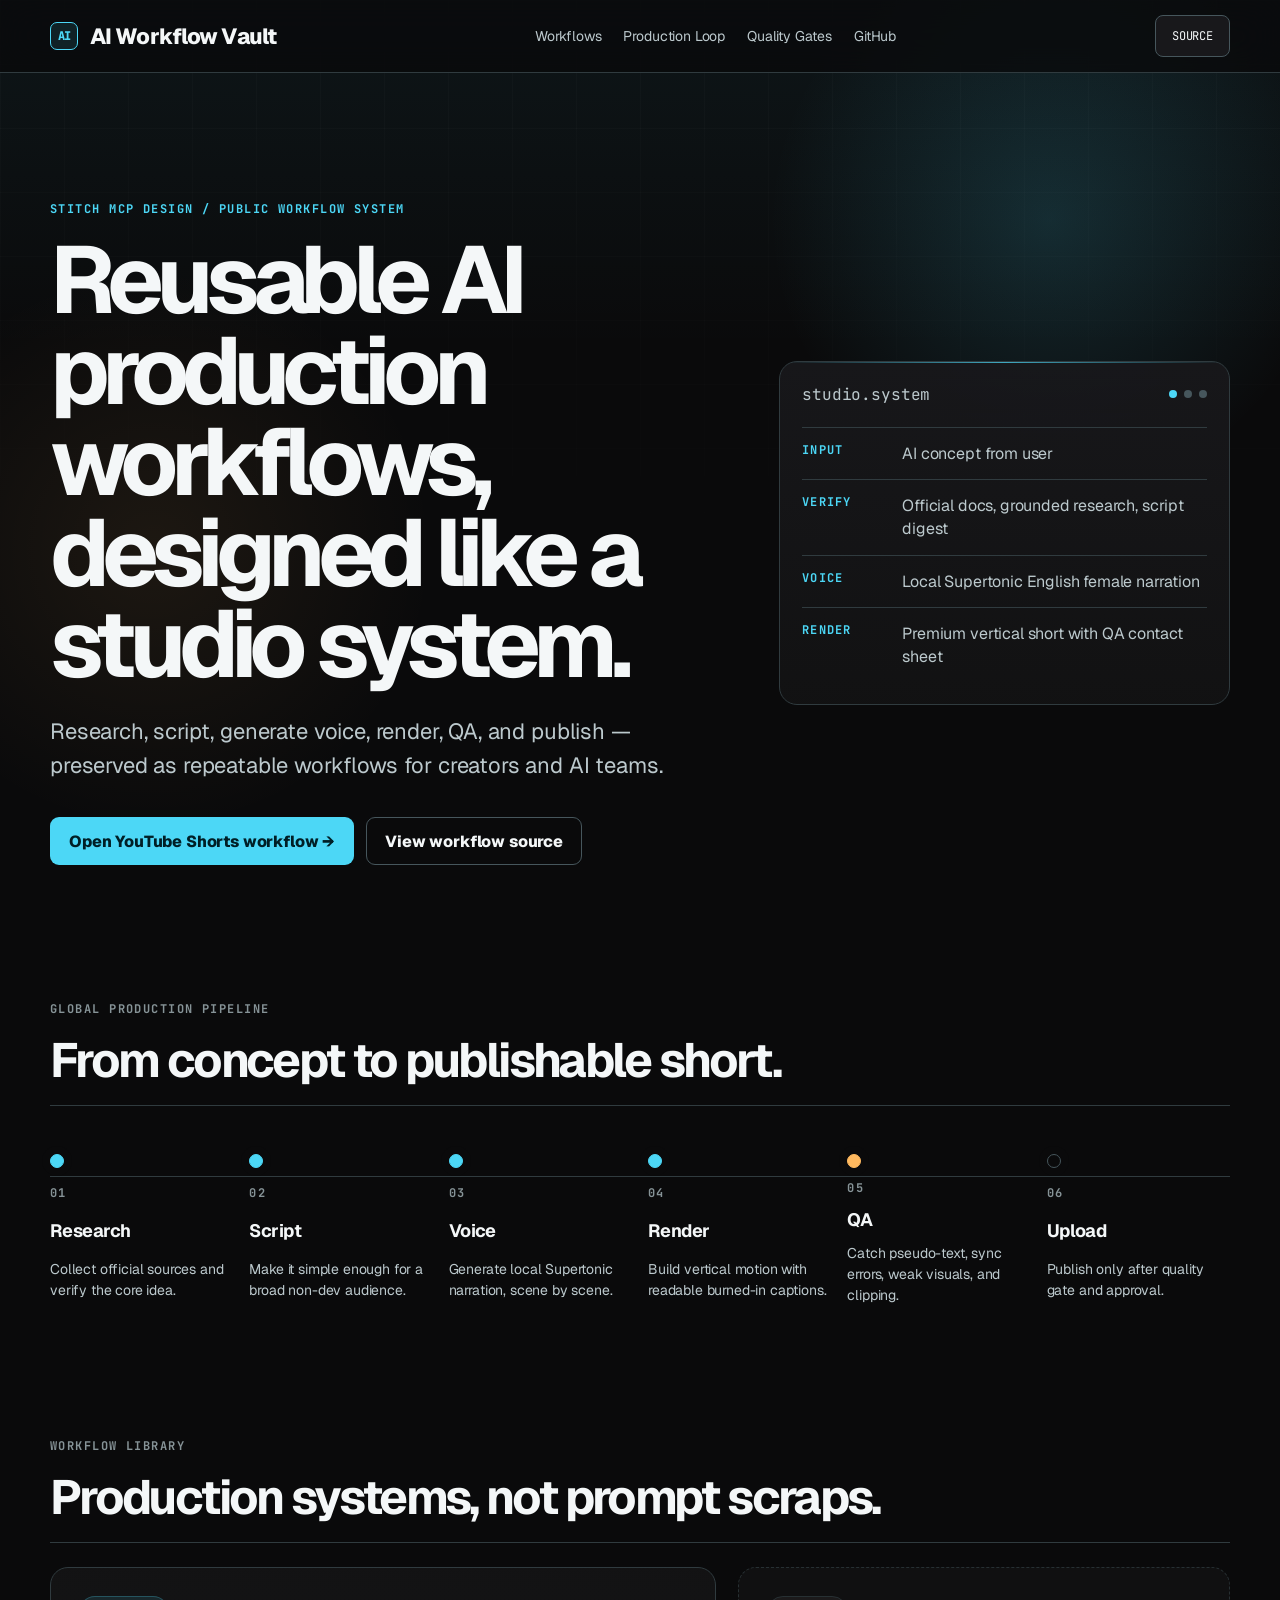
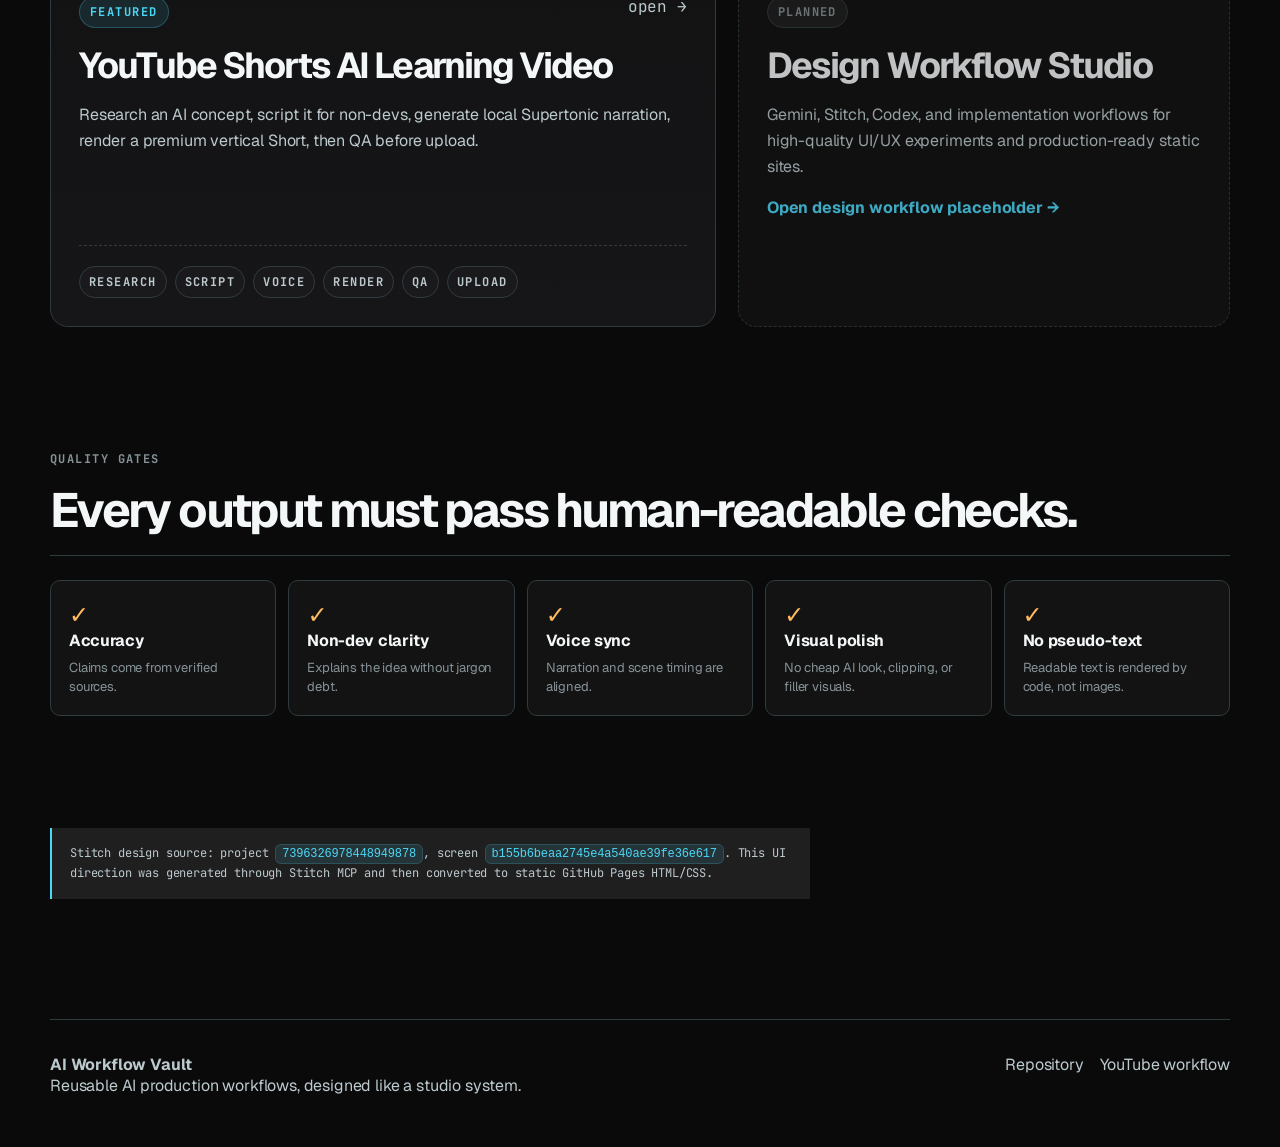
<file: site/index.html>
<!doctype html>
<html lang="en">
<head>
  <meta charset="utf-8" />
  <meta name="viewport" content="width=device-width, initial-scale=1" />
  <title>AI Workflow Vault</title>
  <meta name="description" content="Reusable AI production workflows, designed like a studio system." />
  <link rel="stylesheet" href="assets/styles.css" />
</head>
<body>
  <a class="skip-link" href="#main">Skip to content</a>
  <header class="topbar">
    <nav class="nav" aria-label="Primary navigation">
      <a class="brand" href="index.html"><span class="brand-mark">AI</span><span>AI Workflow Vault</span></a>
      <div class="nav-links">
        <a href="#workflows">Workflows</a>
        <a href="#production-loop">Production Loop</a>
        <a href="#quality-gates">Quality Gates</a>
        <a href="https://github.com/cskwork/ai-workflow-vault">GitHub</a>
      </div>
      <a class="nav-cta" href="https://github.com/cskwork/ai-workflow-vault">SOURCE</a>
    </nav>
  </header>

  <main id="main" class="shell">
    <section class="hero">
      <div>
        <p class="eyebrow">Stitch MCP Design / Public Workflow System</p>
        <h1>Reusable AI production workflows, designed like a studio system.</h1>
        <p class="lead">Research, script, generate voice, render, QA, and publish — preserved as repeatable workflows for creators and AI teams.</p>
        <div class="hero-actions">
          <a class="button primary" href="workflows/youtube-shorts-ai-learning.html">Open YouTube Shorts workflow →</a>
          <a class="button secondary" href="https://github.com/cskwork/ai-workflow-vault/tree/main/workflows/youtube-shorts-ai-learning">View workflow source</a>
        </div>
      </div>
      <aside class="studio-panel" aria-label="Workflow console preview">
        <div class="panel-top"><span class="mono">studio.system</span><span class="dots"><span></span><span></span><span></span></span></div>
        <div class="console-line"><b>input</b><span>AI concept from user</span></div>
        <div class="console-line"><b>verify</b><span>Official docs, grounded research, script digest</span></div>
        <div class="console-line"><b>voice</b><span>Local Supertonic English female narration</span></div>
        <div class="console-line"><b>render</b><span>Premium vertical short with QA contact sheet</span></div>
      </aside>
    </section>

    <section id="production-loop" class="section" aria-labelledby="pipeline-title">
      <div class="section-head">
        <div>
          <p class="section-kicker">Global production pipeline</p>
          <h2 id="pipeline-title">From concept to publishable short.</h2>
        </div>
      </div>
      <div class="pipeline">
        <article class="stage"><span class="node"></span><span class="stage-index">01</span><h3>Research</h3><p>Collect official sources and verify the core idea.</p></article>
        <article class="stage"><span class="node"></span><span class="stage-index">02</span><h3>Script</h3><p>Make it simple enough for a broad non-dev audience.</p></article>
        <article class="stage"><span class="node"></span><span class="stage-index">03</span><h3>Voice</h3><p>Generate local Supertonic narration, scene by scene.</p></article>
        <article class="stage"><span class="node"></span><span class="stage-index">04</span><h3>Render</h3><p>Build vertical motion with readable burned-in captions.</p></article>
        <article class="stage review"><span class="node"></span><span class="stage-index">05</span><h3>QA</h3><p>Catch pseudo-text, sync errors, weak visuals, and clipping.</p></article>
        <article class="stage future"><span class="node"></span><span class="stage-index">06</span><h3>Upload</h3><p>Publish only after quality gate and approval.</p></article>
      </div>
    </section>

    <section id="workflows" class="section" aria-labelledby="workflows-title">
      <div class="section-head">
        <div>
          <p class="section-kicker">Workflow library</p>
          <h2 id="workflows-title">Production systems, not prompt scraps.</h2>
        </div>
      </div>
      <div class="cards">
        <a class="card featured" href="workflows/youtube-shorts-ai-learning.html">
          <div>
            <div class="card-row"><span class="status">Featured</span><span class="mono muted">open →</span></div>
            <h2>YouTube Shorts AI Learning Video</h2>
            <p>Research an AI concept, script it for non-devs, generate local Supertonic narration, render a premium vertical Short, then QA before upload.</p>
          </div>
          <div class="tags">
            <span class="chip">Research</span><span class="chip">Script</span><span class="chip">Voice</span><span class="chip">Render</span><span class="chip">QA</span><span class="chip">Upload</span>
          </div>
        </a>
        <a class="card planned" href="workflows/design-workflow-studio.html">
          <div class="card-row"><span class="status planned">Planned</span></div>
          <h2>Design Workflow Studio</h2>
          <p>Gemini, Stitch, Codex, and implementation workflows for high-quality UI/UX experiments and production-ready static sites.</p>
          <strong>Open design workflow placeholder →</strong>
        </a>
      </div>
    </section>

    <section id="quality-gates" class="section" aria-labelledby="gates-title">
      <div class="section-head">
        <div>
          <p class="section-kicker">Quality gates</p>
          <h2 id="gates-title">Every output must pass human-readable checks.</h2>
        </div>
      </div>
      <div class="gates">
        <article class="gate"><span class="gate-mark">✓</span><div><h3>Accuracy</h3><p>Claims come from verified sources.</p></div></article>
        <article class="gate"><span class="gate-mark">✓</span><div><h3>Non-dev clarity</h3><p>Explains the idea without jargon debt.</p></div></article>
        <article class="gate"><span class="gate-mark">✓</span><div><h3>Voice sync</h3><p>Narration and scene timing are aligned.</p></div></article>
        <article class="gate"><span class="gate-mark">✓</span><div><h3>Visual polish</h3><p>No cheap AI look, clipping, or filler visuals.</p></div></article>
        <article class="gate"><span class="gate-mark">✓</span><div><h3>No pseudo-text</h3><p>Readable text is rendered by code, not images.</p></div></article>
      </div>
    </section>

    <section class="section">
      <div class="provenance">Stitch design source: project <code>7396326978448949878</code>, screen <code>b155b6beaa2745e4a540ae39fe36e617</code>. This UI direction was generated through Stitch MCP and then converted to static GitHub Pages HTML/CSS.</div>
    </section>

    <footer class="footer">
      <div><strong>AI Workflow Vault</strong><br />Reusable AI production workflows, designed like a studio system.</div>
      <div><a href="https://github.com/cskwork/ai-workflow-vault">Repository</a><a href="workflows/youtube-shorts-ai-learning.html">YouTube workflow</a></div>
    </footer>
  </main>
</body>
</html>
</file>
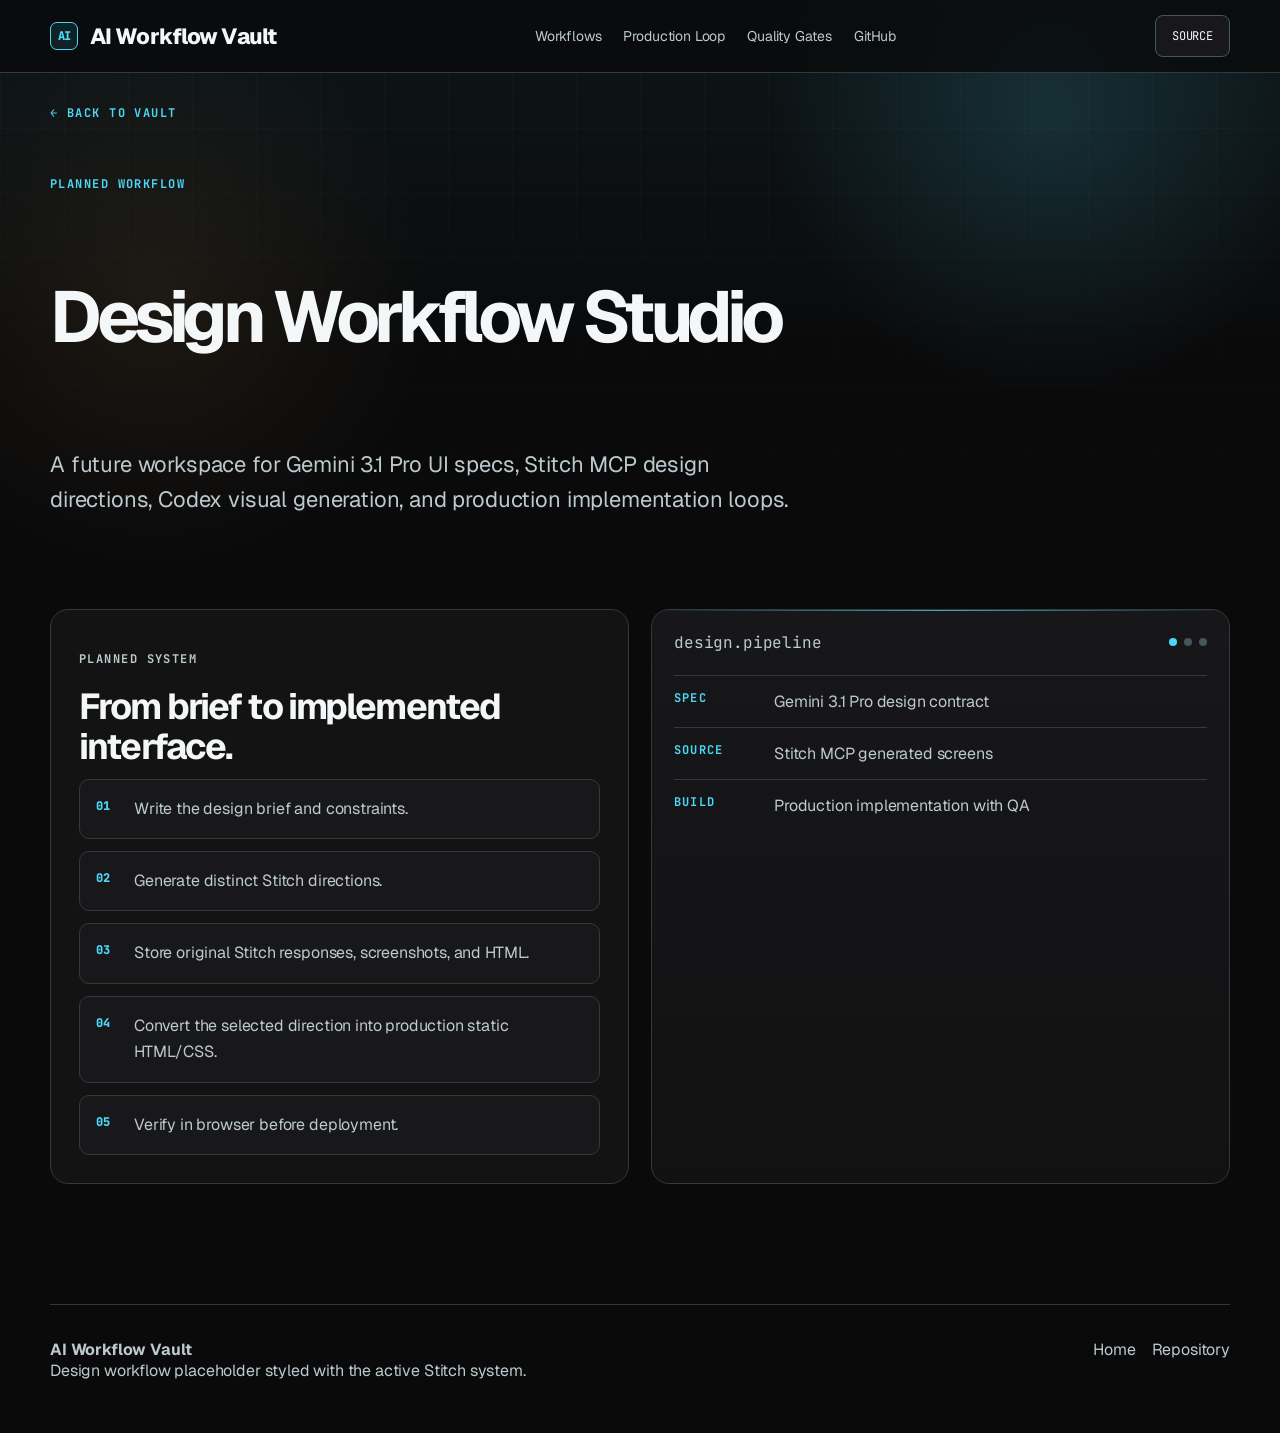
<file: site/workflows/design-workflow-studio.html>
<!doctype html>
<html lang="en">
<head>
  <meta charset="utf-8" />
  <meta name="viewport" content="width=device-width, initial-scale=1" />
  <title>Design Workflow Studio — AI Workflow Vault</title>
  <meta name="description" content="Planned Gemini, Stitch, and implementation workflow studio." />
  <link rel="stylesheet" href="../assets/styles.css" />
</head>
<body>
  <header class="topbar"><nav class="nav" aria-label="Primary navigation"><a class="brand" href="../index.html"><span class="brand-mark">AI</span><span>AI Workflow Vault</span></a><div class="nav-links"><a href="../index.html#workflows">Workflows</a><a href="../index.html#production-loop">Production Loop</a><a href="../index.html#quality-gates">Quality Gates</a><a href="https://github.com/cskwork/ai-workflow-vault">GitHub</a></div><a class="nav-cta" href="https://github.com/cskwork/ai-workflow-vault">SOURCE</a></nav></header>
  <main class="shell">
    <a class="breadcrumb" href="../index.html">← Back to vault</a>
    <section class="hero compact"><p class="eyebrow">Planned workflow</p><h1>Design Workflow Studio</h1><p class="lead">A future workspace for Gemini 3.1 Pro UI specs, Stitch MCP design directions, Codex visual generation, and production implementation loops.</p></section>
    <section class="section split"><article class="panel"><p class="section-kicker">Planned system</p><h2>From brief to implemented interface.</h2><ol class="steps"><li>Write the design brief and constraints.</li><li>Generate distinct Stitch directions.</li><li>Store original Stitch responses, screenshots, and HTML.</li><li>Convert the selected direction into production static HTML/CSS.</li><li>Verify in browser before deployment.</li></ol></article><aside class="studio-panel"><div class="panel-top"><span class="mono">design.pipeline</span><span class="dots"><span></span><span></span><span></span></span></div><div class="console-line"><b>spec</b><span>Gemini 3.1 Pro design contract</span></div><div class="console-line"><b>source</b><span>Stitch MCP generated screens</span></div><div class="console-line"><b>build</b><span>Production implementation with QA</span></div></aside></section>
    <footer class="footer"><div><strong>AI Workflow Vault</strong><br />Design workflow placeholder styled with the active Stitch system.</div><div><a href="../index.html">Home</a><a href="https://github.com/cskwork/ai-workflow-vault">Repository</a></div></footer>
  </main>
</body>
</html>
</file>
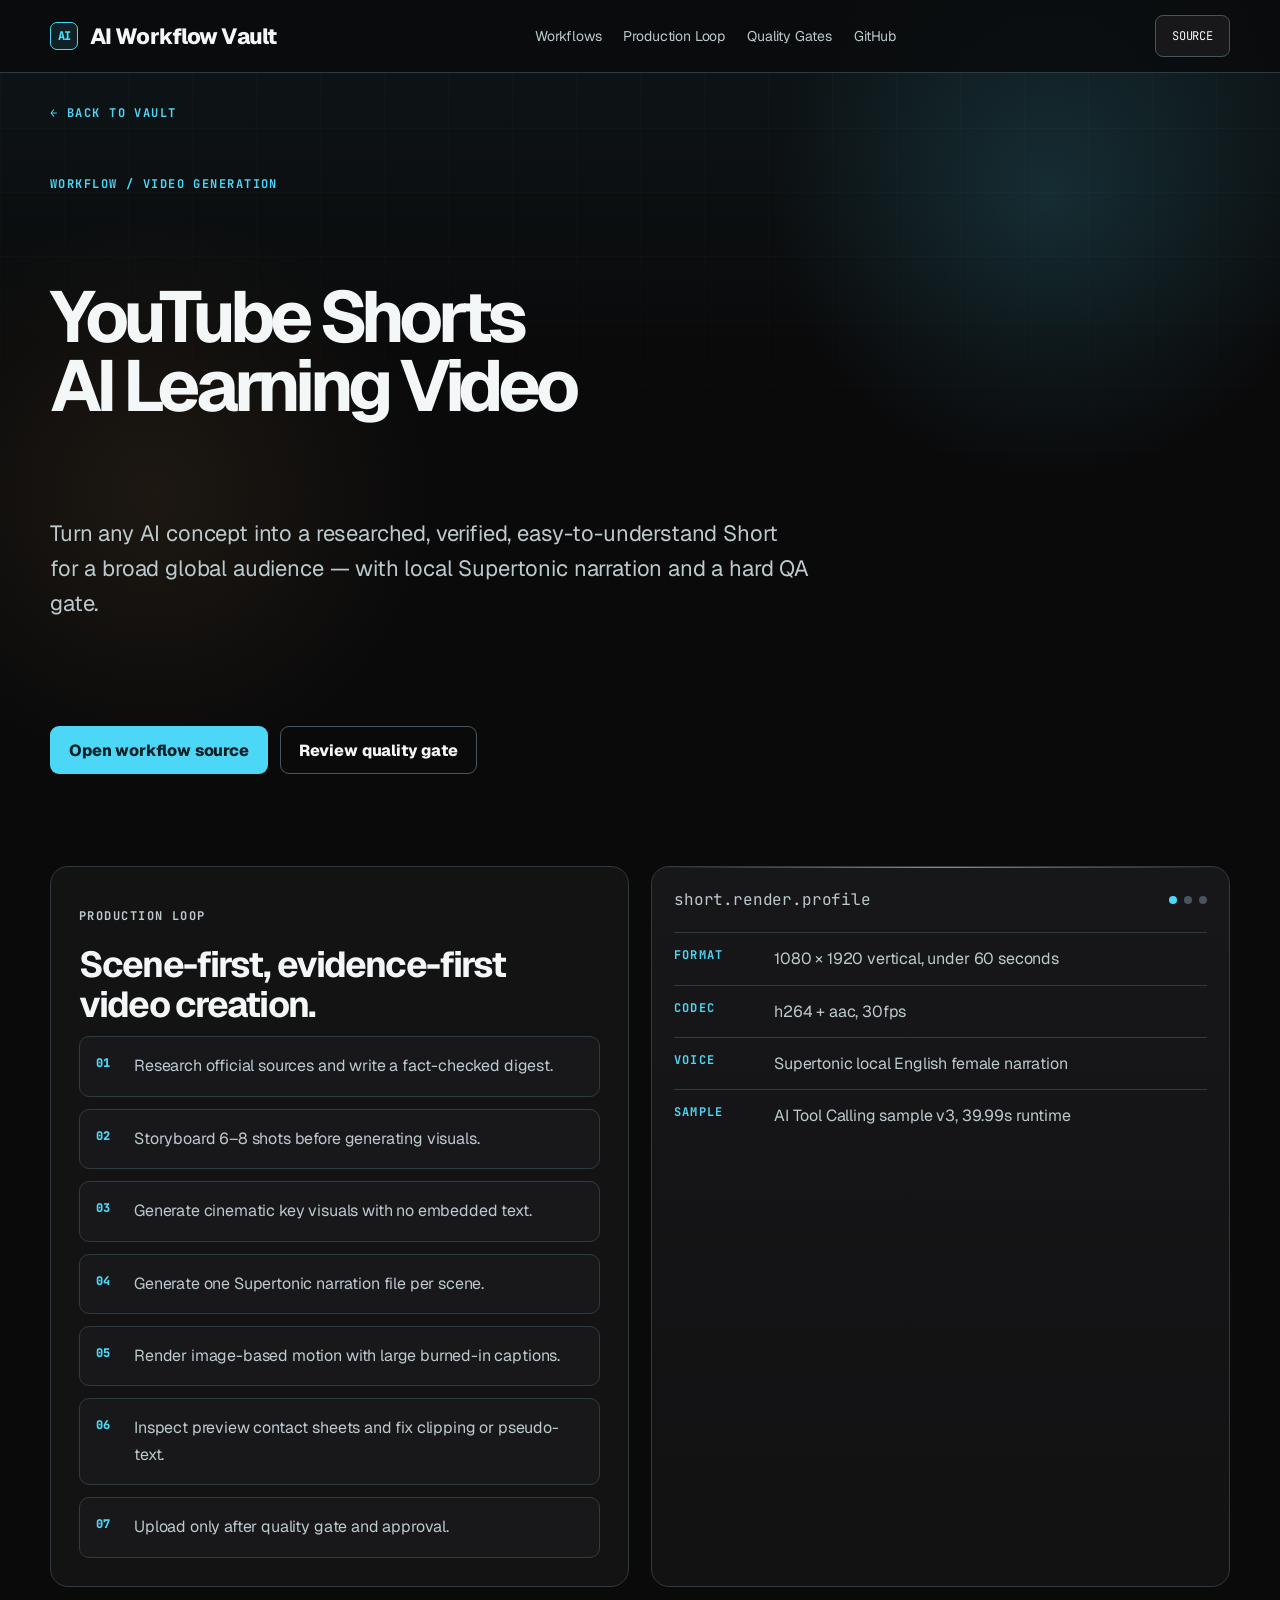
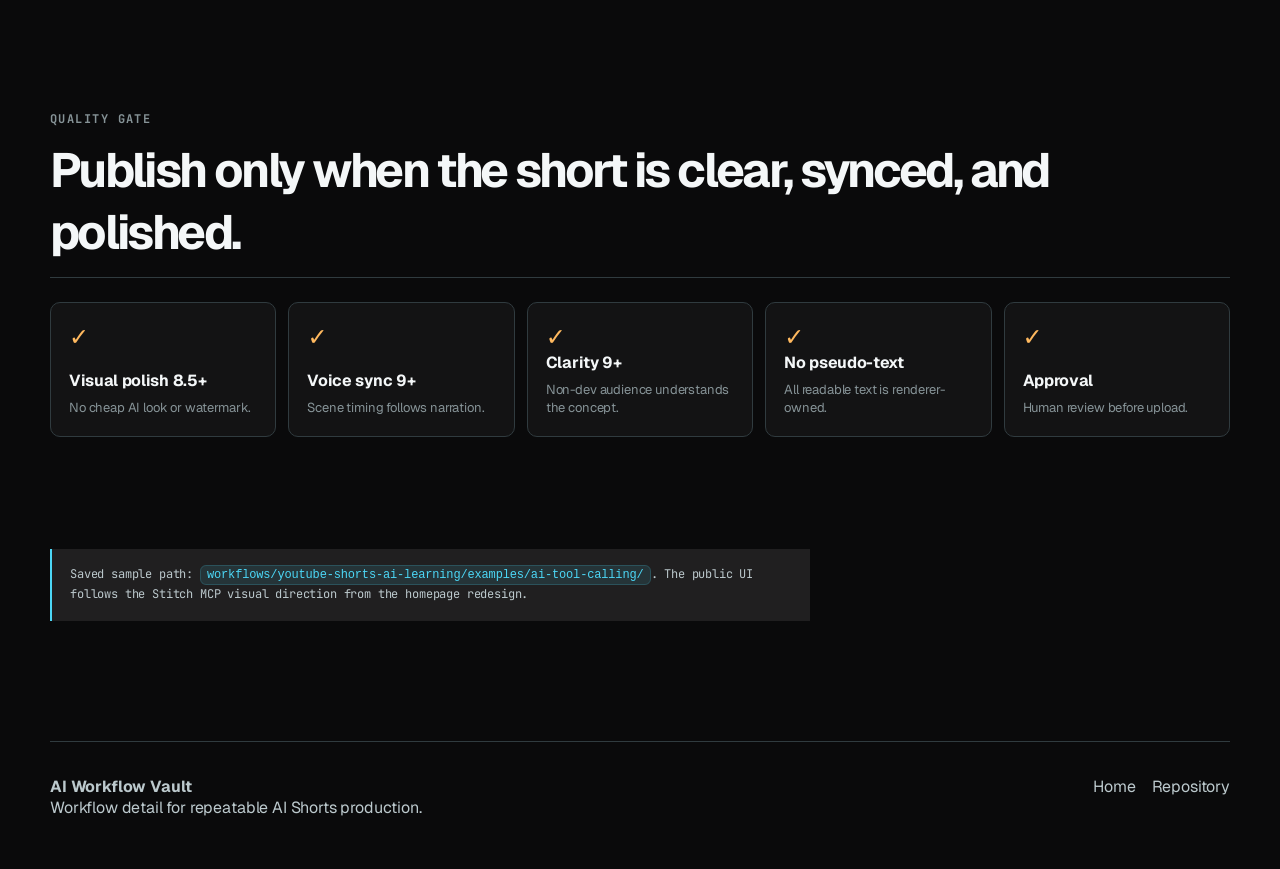
<file: site/workflows/youtube-shorts-ai-learning.html>
<!doctype html>
<html lang="en">
<head>
  <meta charset="utf-8" />
  <meta name="viewport" content="width=device-width, initial-scale=1" />
  <title>YouTube Shorts AI Learning Video — AI Workflow Vault</title>
  <meta name="description" content="Workflow for researched, premium AI educational YouTube Shorts with local Supertonic narration." />
  <link rel="stylesheet" href="../assets/styles.css" />
</head>
<body>
  <a class="skip-link" href="#main">Skip to content</a>
  <header class="topbar">
    <nav class="nav" aria-label="Primary navigation">
      <a class="brand" href="../index.html"><span class="brand-mark">AI</span><span>AI Workflow Vault</span></a>
      <div class="nav-links"><a href="../index.html#workflows">Workflows</a><a href="#loop">Production Loop</a><a href="#qa">Quality Gates</a><a href="https://github.com/cskwork/ai-workflow-vault">GitHub</a></div>
      <a class="nav-cta" href="https://github.com/cskwork/ai-workflow-vault/tree/main/workflows/youtube-shorts-ai-learning">SOURCE</a>
    </nav>
  </header>
  <main id="main" class="shell">
    <a class="breadcrumb" href="../index.html">← Back to vault</a>
    <section class="hero compact">
      <p class="eyebrow">Workflow / Video generation</p>
      <h1>YouTube Shorts AI Learning Video</h1>
      <p class="lead">Turn any AI concept into a researched, verified, easy-to-understand Short for a broad global audience — with local Supertonic narration and a hard QA gate.</p>
      <div class="hero-actions"><a class="button primary" href="https://github.com/cskwork/ai-workflow-vault/tree/main/workflows/youtube-shorts-ai-learning">Open workflow source</a><a class="button secondary" href="#qa">Review quality gate</a></div>
    </section>

    <section id="loop" class="section split">
      <article class="panel">
        <p class="section-kicker">Production loop</p>
        <h2>Scene-first, evidence-first video creation.</h2>
        <ol class="steps">
          <li>Research official sources and write a fact-checked digest.</li>
          <li>Storyboard 6–8 shots before generating visuals.</li>
          <li>Generate cinematic key visuals with no embedded text.</li>
          <li>Generate one Supertonic narration file per scene.</li>
          <li>Render image-based motion with large burned-in captions.</li>
          <li>Inspect preview contact sheets and fix clipping or pseudo-text.</li>
          <li>Upload only after quality gate and approval.</li>
        </ol>
      </article>
      <aside class="studio-panel">
        <div class="panel-top"><span class="mono">short.render.profile</span><span class="dots"><span></span><span></span><span></span></span></div>
        <div class="console-line"><b>format</b><span>1080 × 1920 vertical, under 60 seconds</span></div>
        <div class="console-line"><b>codec</b><span>h264 + aac, 30fps</span></div>
        <div class="console-line"><b>voice</b><span>Supertonic local English female narration</span></div>
        <div class="console-line"><b>sample</b><span>AI Tool Calling sample v3, 39.99s runtime</span></div>
      </aside>
    </section>

    <section id="qa" class="section">
      <div class="section-head"><div><p class="section-kicker">Quality gate</p><h2>Publish only when the short is clear, synced, and polished.</h2></div></div>
      <div class="gates">
        <article class="gate"><span class="gate-mark">✓</span><div><h3>Visual polish 8.5+</h3><p>No cheap AI look or watermark.</p></div></article>
        <article class="gate"><span class="gate-mark">✓</span><div><h3>Voice sync 9+</h3><p>Scene timing follows narration.</p></div></article>
        <article class="gate"><span class="gate-mark">✓</span><div><h3>Clarity 9+</h3><p>Non-dev audience understands the concept.</p></div></article>
        <article class="gate"><span class="gate-mark">✓</span><div><h3>No pseudo-text</h3><p>All readable text is renderer-owned.</p></div></article>
        <article class="gate"><span class="gate-mark">✓</span><div><h3>Approval</h3><p>Human review before upload.</p></div></article>
      </div>
    </section>

    <section class="section"><div class="provenance">Saved sample path: <code>workflows/youtube-shorts-ai-learning/examples/ai-tool-calling/</code>. The public UI follows the Stitch MCP visual direction from the homepage redesign.</div></section>
    <footer class="footer"><div><strong>AI Workflow Vault</strong><br />Workflow detail for repeatable AI Shorts production.</div><div><a href="../index.html">Home</a><a href="https://github.com/cskwork/ai-workflow-vault">Repository</a></div></footer>
  </main>
</body>
</html>
</file>
<file: site/assets/styles.css>
@import url('https://fonts.googleapis.com/css2?family=Geist:wght@400;500;600;700;800&family=JetBrains+Mono:wght@500;600;700&display=swap');

:root {
  color-scheme: dark;
  --bg: #0a0a0b;
  --surface: #131314;
  --surface-1: #18181b;
  --surface-2: #201f20;
  --surface-3: #2a2a2b;
  --surface-4: #353436;
  --text: #f4f7f8;
  --muted: #bcc9cd;
  --subtle: #869397;
  --line: #303b3f;
  --line-strong: #46565c;
  --cyan: #4cd7f6;
  --cyan-strong: #06b6d4;
  --cyan-soft: rgba(76, 215, 246, .11);
  --amber: #ffb95f;
  --amber-soft: rgba(255, 185, 95, .13);
  --danger: #ffb4ab;
  --max: 1180px;
  --radius: 10px;
  --radius-lg: 18px;
  --mono: 'JetBrains Mono', ui-monospace, SFMono-Regular, Menlo, Consolas, monospace;
  --sans: 'Geist', Inter, ui-sans-serif, system-ui, -apple-system, BlinkMacSystemFont, 'Segoe UI', sans-serif;
}

* { box-sizing: border-box; }
html { scroll-behavior: smooth; }
body {
  margin: 0;
  min-height: 100vh;
  font-family: var(--sans);
  color: var(--text);
  background:
    linear-gradient(180deg, rgba(76, 215, 246, .06), transparent 350px),
    radial-gradient(circle at 82% 8%, rgba(76, 215, 246, .15), transparent 280px),
    radial-gradient(circle at 12% 20%, rgba(255, 185, 95, .08), transparent 280px),
    var(--bg);
  letter-spacing: -.01em;
}
body::before {
  content: '';
  position: fixed;
  inset: 0;
  pointer-events: none;
  background-image:
    linear-gradient(rgba(255,255,255,.035) 1px, transparent 1px),
    linear-gradient(90deg, rgba(255,255,255,.03) 1px, transparent 1px);
  background-size: 64px 64px;
  mask-image: linear-gradient(to bottom, rgba(0,0,0,.7), transparent 72%);
}

a { color: inherit; }
.muted { color: var(--muted); }
.mono { font-family: var(--mono); }
.skip-link { position: absolute; left: -999px; top: 8px; z-index: 100; background: var(--cyan); color: #001f26; padding: 10px 14px; border-radius: 8px; font-weight: 800; }
.skip-link:focus { left: 8px; }

.topbar {
  position: sticky;
  top: 0;
  z-index: 50;
  border-bottom: 1px solid var(--line);
  background: rgba(10, 10, 11, .78);
  backdrop-filter: blur(18px);
}
.nav {
  width: min(var(--max), calc(100% - 40px));
  margin: 0 auto;
  min-height: 72px;
  display: flex;
  align-items: center;
  justify-content: space-between;
  gap: 24px;
}
.brand { display: flex; align-items: center; gap: 12px; text-decoration: none; font-weight: 800; letter-spacing: -.04em; font-size: 22px; }
.brand-mark { width: 28px; height: 28px; border: 1px solid var(--cyan); background: var(--cyan-soft); display: grid; place-items: center; color: var(--cyan); font-family: var(--mono); font-size: 12px; border-radius: 7px; }
.nav-links { display: flex; align-items: center; gap: 22px; color: var(--muted); font-size: 14px; }
.nav-links a { text-decoration: none; transition: color .18s ease; }
.nav-links a:hover, .nav-links a:focus-visible { color: var(--cyan); outline: none; }
.nav-cta { min-height: 42px; display: inline-flex; align-items: center; justify-content: center; padding: 0 16px; border: 1px solid var(--line-strong); background: var(--surface-1); border-radius: 8px; color: var(--text); text-decoration: none; font-family: var(--mono); font-size: 12px; transition: border-color .18s ease, transform .18s ease; }
.nav-cta:hover { border-color: var(--cyan); transform: translateY(-1px); }

.shell { width: min(var(--max), calc(100% - 40px)); margin: 0 auto; }
.hero {
  padding: clamp(72px, 10vw, 132px) 0 68px;
  display: grid;
  grid-template-columns: minmax(0, 1.05fr) minmax(320px, .72fr);
  gap: clamp(32px, 6vw, 72px);
  align-items: center;
}
.hero.compact { padding: 54px 0 36px; grid-template-columns: 1fr; }
.eyebrow, .section-kicker, .chip, .stage-index, .status, .breadcrumb, .meta-label {
  font-family: var(--mono);
  text-transform: uppercase;
  letter-spacing: .12em;
  font-size: 12px;
  font-weight: 700;
}
.eyebrow { color: var(--cyan); margin: 0 0 18px; }
h1 { margin: 0; font-size: clamp(48px, 7.4vw, 96px); line-height: .96; letter-spacing: -.075em; text-wrap: balance; }
.hero.compact h1 { font-size: clamp(42px, 6vw, 72px); max-width: 950px; }
.lead { margin: 24px 0 0; color: var(--muted); max-width: 760px; font-size: clamp(18px, 2vw, 22px); line-height: 1.58; }
.hero-actions { display: flex; flex-wrap: wrap; gap: 12px; margin-top: 34px; }
.button { min-height: 48px; display: inline-flex; align-items: center; justify-content: center; gap: 10px; padding: 0 18px; border-radius: 9px; text-decoration: none; font-weight: 800; border: 1px solid transparent; transition: transform .18s ease, border-color .18s ease, background .18s ease; }
.button.primary { background: var(--cyan); color: #001f26; }
.button.secondary { background: transparent; color: var(--text); border-color: var(--line-strong); }
.button:hover { transform: translateY(-2px); }
.button.secondary:hover { border-color: var(--cyan); }

.studio-panel { border: 1px solid var(--line); background: linear-gradient(180deg, rgba(24,24,27,.96), rgba(19,19,20,.92)); border-radius: var(--radius-lg); padding: 22px; position: relative; overflow: hidden; }
.studio-panel::before { content: ''; position: absolute; inset: 0 0 auto; height: 1px; background: linear-gradient(90deg, transparent, var(--cyan), transparent); opacity: .75; }
.panel-top { display: flex; align-items: center; justify-content: space-between; margin-bottom: 22px; color: var(--muted); }
.dots { display: flex; gap: 7px; }
.dots span { width: 8px; height: 8px; border-radius: 99px; background: var(--line-strong); }
.dots span:first-child { background: var(--cyan); }
.console-line { display: grid; grid-template-columns: 86px 1fr; gap: 14px; padding: 14px 0; border-top: 1px solid var(--line); }
.console-line:first-of-type { border-top: 0; }
.console-line b { font-family: var(--mono); font-size: 12px; color: var(--cyan); text-transform: uppercase; letter-spacing: .1em; }
.console-line span { color: var(--muted); line-height: 1.45; }

.section { padding: 56px 0; }
.section-head { display: flex; justify-content: space-between; align-items: end; gap: 20px; margin-bottom: 24px; border-bottom: 1px solid var(--line); padding-bottom: 14px; }
.section-head h2 { margin: 0; font-size: clamp(30px, 4vw, 48px); letter-spacing: -.055em; }
.section-kicker { color: var(--subtle); }

.pipeline { position: relative; display: grid; grid-template-columns: repeat(6, 1fr); gap: 16px; padding: 24px 0 8px; }
.pipeline::before { content: ''; position: absolute; left: 0; right: 0; top: 46px; height: 1px; background: var(--line); }
.stage { position: relative; z-index: 1; display: grid; gap: 12px; }
.node { width: 14px; height: 14px; border-radius: 50%; background: var(--cyan); box-shadow: 0 0 0 8px var(--bg); border: 1px solid var(--cyan); }
.stage.review .node { background: var(--amber); border-color: var(--amber); }
.stage.future .node { background: var(--bg); border-color: var(--line-strong); }
.stage-index { color: var(--subtle); }
.stage h3 { margin: 0; font-size: 18px; letter-spacing: -.03em; }
.stage p { margin: 0; color: var(--muted); line-height: 1.5; font-size: 14px; }

.cards { display: grid; grid-template-columns: 1.15fr .85fr; gap: 22px; }
.card, .panel {
  border: 1px solid var(--line);
  background: var(--surface);
  border-radius: var(--radius-lg);
  padding: 28px;
  text-decoration: none;
  position: relative;
  transition: border-color .18s ease, transform .18s ease, background .18s ease;
}
.card:hover { border-color: var(--cyan); transform: translateY(-3px); }
.card.featured { min-height: 360px; display: flex; flex-direction: column; justify-content: space-between; background: linear-gradient(180deg, rgba(19,19,20,.98), rgba(24,24,27,.92)); }
.card.planned { border-style: dashed; opacity: .78; }
.card-row { display: flex; justify-content: space-between; gap: 16px; align-items: flex-start; }
.status { display: inline-flex; align-items: center; gap: 8px; color: var(--cyan); background: var(--cyan-soft); border: 1px solid rgba(76, 215, 246, .25); border-radius: 999px; padding: 7px 10px; }
.status.planned { color: var(--subtle); background: var(--surface-2); border-color: var(--line); }
.card h2, .card h3, .panel h2 { margin: 18px 0 12px; font-size: clamp(26px, 3vw, 36px); letter-spacing: -.052em; line-height: 1.1; }
.card p, .panel p, li { color: var(--muted); line-height: 1.65; }
.card strong { color: var(--cyan); }
.tags { display: flex; flex-wrap: wrap; gap: 8px; margin-top: 24px; padding-top: 20px; border-top: 1px dashed var(--line); }
.chip { color: var(--muted); border: 1px solid var(--line); border-radius: 999px; padding: 7px 9px; background: rgba(255,255,255,.015); }

.gates { display: grid; grid-template-columns: repeat(5, 1fr); gap: 12px; }
.gate { min-height: 132px; border: 1px solid var(--line); background: var(--surface); border-radius: var(--radius); padding: 18px; display: flex; flex-direction: column; justify-content: space-between; }
.gate-mark { color: var(--amber); font-size: 24px; }
.gate h3 { margin: 0; font-size: 16px; letter-spacing: -.02em; }
.gate p { margin: 8px 0 0; color: var(--subtle); font-size: 13px; line-height: 1.45; }

.split { display: grid; grid-template-columns: repeat(2, 1fr); gap: 22px; }
.steps { counter-reset: step; list-style: none; padding: 0; margin: 0; display: grid; gap: 12px; }
.steps li { counter-increment: step; border: 1px solid var(--line); background: var(--surface-1); border-radius: var(--radius); padding: 16px 16px 16px 54px; position: relative; }
.steps li::before { content: counter(step, decimal-leading-zero); position: absolute; left: 16px; top: 17px; color: var(--cyan); font-family: var(--mono); font-size: 12px; font-weight: 800; }
.checklist { padding-left: 20px; margin: 0; }
.checklist li + li { margin-top: 8px; }

.provenance { border-left: 2px solid var(--cyan); background: var(--surface-2); padding: 16px 18px; color: var(--muted); font-family: var(--mono); font-size: 12px; line-height: 1.6; max-width: 760px; }
.footer { margin-top: 64px; border-top: 1px solid var(--line); padding: 34px 0 52px; color: var(--muted); display: flex; justify-content: space-between; gap: 24px; flex-wrap: wrap; }
.footer a { color: var(--muted); text-decoration: none; margin-left: 16px; }
.footer a:hover { color: var(--cyan); }
.breadcrumb { display: inline-flex; color: var(--cyan); text-decoration: none; margin-top: 32px; }
code { color: var(--cyan); background: var(--cyan-soft); border: 1px solid rgba(76, 215, 246, .18); padding: 2px 6px; border-radius: 6px; }

@media (max-width: 900px) {
  .nav { min-height: 64px; }
  .nav-links { display: none; }
  .hero { grid-template-columns: 1fr; padding-top: 64px; }
  .cards, .split { grid-template-columns: 1fr; }
  .pipeline { grid-template-columns: 1fr 1fr; }
  .pipeline::before { display: none; }
  .gates { grid-template-columns: 1fr 1fr; }
  .section-head { align-items: flex-start; flex-direction: column; }
}
@media (max-width: 560px) {
  .shell, .nav { width: min(100% - 28px, var(--max)); }
  h1 { font-size: clamp(42px, 14vw, 64px); }
  .hero-actions { flex-direction: column; align-items: stretch; }
  .pipeline, .gates { grid-template-columns: 1fr; }
  .card, .panel { padding: 22px; }
  .console-line { grid-template-columns: 1fr; gap: 6px; }
  .footer a { display: block; margin: 10px 0 0; }
}

@media (prefers-reduced-motion: reduce) {
  *, *::before, *::after { animation: none !important; transition: none !important; scroll-behavior: auto !important; }
}
</file>
